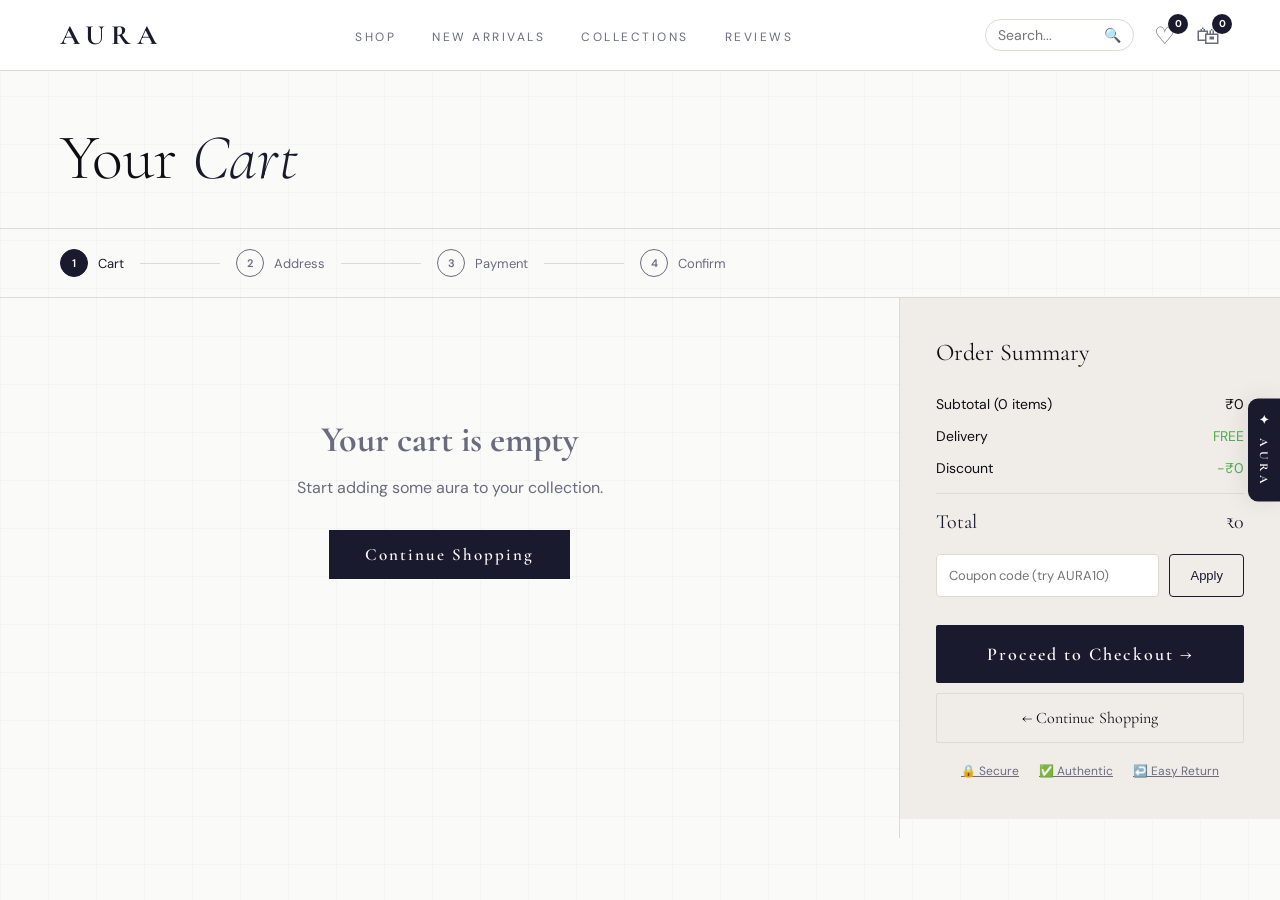
<file: cart.html>
﻿<!DOCTYPE html>
<html lang="en">

<head>
  <meta charset="UTF-8">
  <meta name="viewport" content="width=device-width, initial-scale=1.0">
  <title>AURA — Your Cart</title>
  <link
    href="https://fonts.googleapis.com/css2?family=Cormorant+Garamond:wght@300;400;600;700&family=DM+Sans:wght@300;400;500&display=swap"
    rel="stylesheet">
  <link rel="stylesheet" href="css/style.css">
  <link rel="stylesheet" href="css/cart.css">
  <link rel="icon" type="image/svg+xml" href="favicon.svg">
</head>

<body id="body">


  <!-- Hidden inputs for mood switching (pure CSS, no JS) -->
  <div class="mood-radios">
    <input type="radio" name="mood" id="mood-cloud" checked>
    <input type="radio" name="mood" id="mood-obsidian">
    <input type="radio" name="mood" id="mood-frosted">
    <input type="radio" name="mood" id="mood-liquid">
    <input type="radio" name="mood" id="mood-neon">  </div>
  <input type="checkbox" id="mood-panel-toggle">

  <!-- MOOD PANEL -->
  <div class="mood-toggle">
    <label class="mood-tab" for="mood-panel-toggle">✦ AURA</label>
  </div>
  <div class="mood-panel" id="moodPanel">
    <h3>✦ SET YOUR AURA</h3>
    <label class="mood-btn mood-btn-cloud" for="mood-cloud"><span class="mood-dot" style="background:#fff; border:1px solid #ccc;"></span>☁️ Cloud White</label>
    <label class="mood-btn mood-btn-obsidian" for="mood-obsidian"><span class="mood-dot" style="background:#000; border:1px solid #333;"></span>🌑 Obsidian Dark</label>
    <label class="mood-btn mood-btn-frosted" for="mood-frosted"><span class="mood-dot" style="background:#667eea"></span>🧊 Frosted Glass</label>
    <label class="mood-btn mood-btn-liquid" for="mood-liquid"><span class="mood-dot" style="background:#ff9a9e; border-radius:30% 70% 70% 30%/30% 30% 70% 70%;"></span>🔥 Ember Dusk</label>
    <label class="mood-btn mood-btn-neon" for="mood-neon"><span class="mood-dot" style="background:#00ffff; box-shadow:0 0 8px #00ffff;"></span>🔋 Cyber Neon</label>
  </div>

  <nav>
    <a href="index.html" class="logo">AURA</a>
    <ul class="nav-links">
      <li><a href="shop.html">Shop</a></li>
      <li><a href="new_arrivals.html">New Arrivals</a></li>
      <li><a href="collections.html">Collections</a></li>
      <li><a href="reviews.html">Reviews</a></li>
    </ul>
    <div class="nav-icons">
      <form action="shop.html" method="GET" style="display:inline-flex; align-items:center; background:var(--blur-bg, rgba(255,255,255,0.05)); border:1px solid var(--border, #333); border-radius:20px; padding:4px 12px; height: 32px;">
        <input type="search" name="q" placeholder="Search..." required style="background:transparent; border:none; color:var(--text, #fff); outline:none; font-family:inherit; font-size:14px; width:100px;">
        <button type="submit" style="background:transparent; border:none; cursor:pointer; color:var(--text, #fff); padding:0; margin-left:6px; font-size:14px;">🔍</button>
      </form>
      <a href="wishlist.html" style="position:relative;">♡<sup class="wishlist-count" id="wishlistCount">0</sup></a>
      <a href="cart.html">🛍<sup class="cart-count" id="cartCount">0</sup></a>
    </div>
  </nav>

  <div class="cart-hero">
    <h1>Your <em>Cart</em></h1>
  </div>

  <div class="steps">
    <div class="step active">
      <div class="step-num">1</div><span>Cart</span>
    </div>
    <div class="step-line"></div>
    <div class="step">
      <div class="step-num">2</div><span>Address</span>
    </div>
    <div class="step-line"></div>
    <div class="step">
      <div class="step-num">3</div><span>Payment</span>
    </div>
    <div class="step-line"></div>
    <div class="step">
      <div class="step-num">4</div><span>Confirm</span>
    </div>
  </div>

  <div class="cart-layout">
    <div class="cart-items" id="cartItems"></div>
    <div class="cart-summary">
      <div class="summary-title">Order Summary</div>
      <div class="summary-row"><span>Subtotal (<span id="itemCount">0</span> items)</span><span id="subtotal">₹0</span>
      </div>
      <div class="summary-row"><span>Delivery</span><span id="delivery" style="color:#4caf50">FREE</span></div>
      <div class="summary-row"><span>Discount</span><span id="discount" style="color:#4caf50">-₹0</span></div>
      <div class="summary-row total"><span>Total</span><span id="total">₹0</span></div>
      <div class="coupon-row">
        <input class="coupon-input" placeholder="Coupon code (try AURA10)" id="couponInput">
        <button class="coupon-btn">Apply</button>
      </div>
      <button class="checkout-btn">Proceed to Checkout →</button>
      <a href="shop.html" class="shop-more">← Continue Shopping</a>
      <div class="safe-row">
        <a href="terms_conditions.html#security" class="safe-badge">🔒 Secure</a>
        <a href="terms_conditions.html#authentic" class="safe-badge">✅ Authentic</a>
        <a href="terms_conditions.html#returns" class="safe-badge">↩️ Easy Return</a>
      </div>
    </div>
  </div>
  <script src="js/inventory.js"></script>
  <script src="js/main.js"></script>
  <script src="js/cart.js"></script>
</body>

</html>
</file>
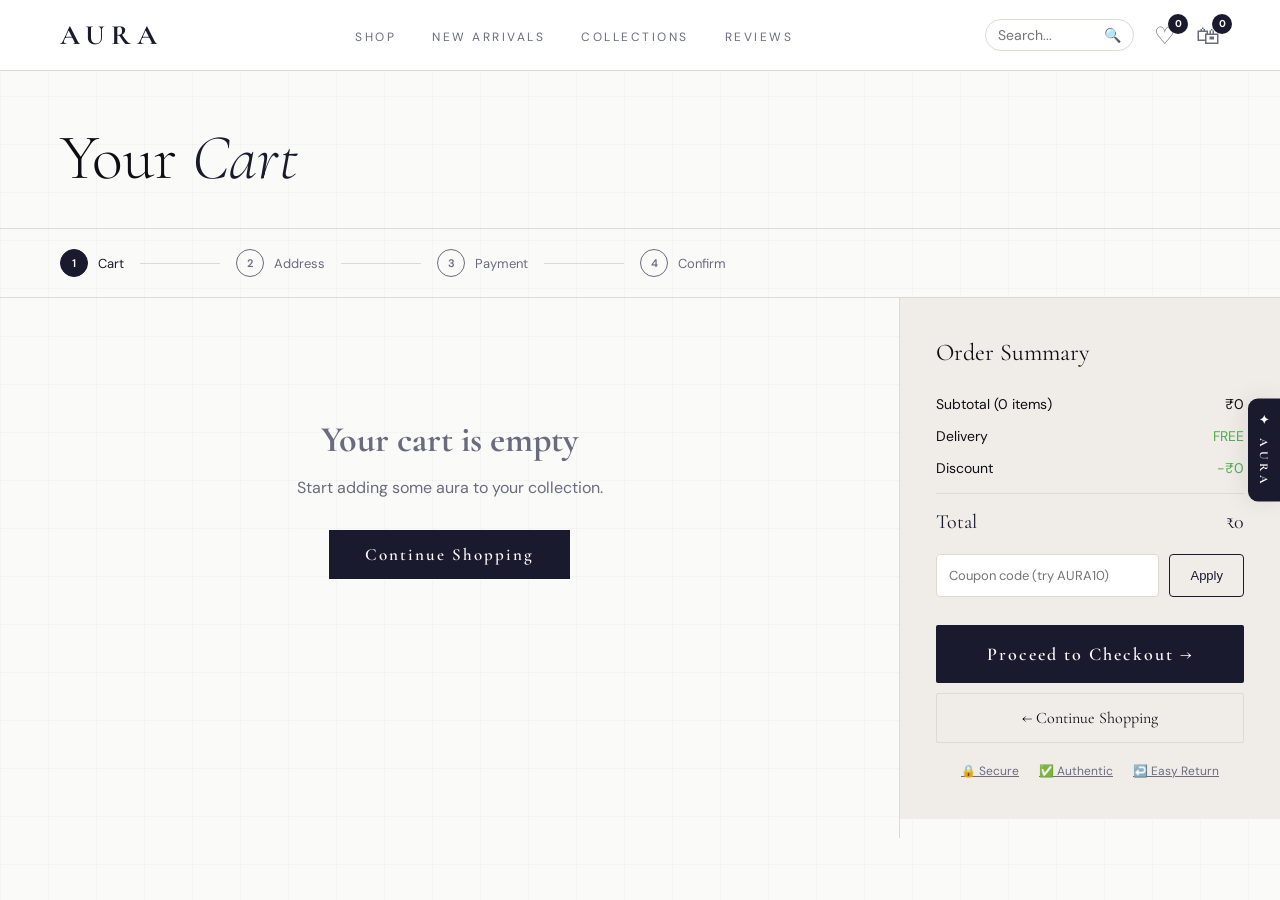
<file: checkout.html>
﻿<!DOCTYPE html>
<html lang="en">

<head>
  <meta charset="UTF-8">
  <meta name="viewport" content="width=device-width, initial-scale=1.0">
  <title>AURA — Checkout</title>
  <link
    href="https://fonts.googleapis.com/css2?family=Cormorant+Garamond:wght@300;400;600;700&family=DM+Sans:wght@300;400;500&display=swap"
    rel="stylesheet">
  <link rel="stylesheet" href="css/style.css">
  <link rel="stylesheet" href="css/checkout.css">
  <link rel="icon" type="image/svg+xml" href="favicon.svg">
</head>

<body id="body">

  <!-- Hidden inputs for mood switching (pure CSS, no JS) -->
  <div class="mood-radios">
    <input type="radio" name="mood" id="mood-cloud" checked>
    <input type="radio" name="mood" id="mood-obsidian">
    <input type="radio" name="mood" id="mood-frosted">
    <input type="radio" name="mood" id="mood-liquid">
    <input type="radio" name="mood" id="mood-neon">  </div>
  <input type="checkbox" id="mood-panel-toggle">

  <!-- MOOD PANEL -->
  <div class="mood-toggle">
    <label class="mood-tab" for="mood-panel-toggle">✦ AURA</label>
  </div>
  <div class="mood-panel" id="moodPanel">
    <h3>✦ SET YOUR AURA</h3>
    <label class="mood-btn mood-btn-cloud" for="mood-cloud"><span class="mood-dot" style="background:#fff; border:1px solid #ccc;"></span>☁️ Cloud White</label>
    <label class="mood-btn mood-btn-obsidian" for="mood-obsidian"><span class="mood-dot" style="background:#000; border:1px solid #333;"></span>🌑 Obsidian Dark</label>
    <label class="mood-btn mood-btn-frosted" for="mood-frosted"><span class="mood-dot" style="background:#667eea"></span>🧊 Frosted Glass</label>
    <label class="mood-btn mood-btn-liquid" for="mood-liquid"><span class="mood-dot" style="background:#ff9a9e; border-radius:30% 70% 70% 30%/30% 30% 70% 70%;"></span>🔥 Ember Dusk</label>
    <label class="mood-btn mood-btn-neon" for="mood-neon"><span class="mood-dot" style="background:#00ffff; box-shadow:0 0 8px #00ffff;"></span>🔋 Cyber Neon</label>
  </div>

  <nav>
    <a href="index.html" class="logo">AURA</a>
    <ul class="nav-links">
      <li><a href="shop.html">Shop</a></li>
      <li><a href="new_arrivals.html">New Arrivals</a></li>
      <li><a href="collections.html">Collections</a></li>
      <li><a href="reviews.html">Reviews</a></li>
    </ul>
    <div class="nav-icons">
      <form action="shop.html" method="GET" style="display:inline-flex; align-items:center; background:var(--blur-bg, rgba(255,255,255,0.05)); border:1px solid var(--border, #333); border-radius:20px; padding:4px 12px; height: 32px;">
        <input type="search" name="q" placeholder="Search..." required style="background:transparent; border:none; color:var(--text, #fff); outline:none; font-family:inherit; font-size:14px; width:100px;">
        <button type="submit" style="background:transparent; border:none; cursor:pointer; color:var(--text, #fff); padding:0; margin-left:6px; font-size:14px;">🔍</button>
      </form>
      <a href="wishlist.html" style="position:relative;">♡<sup class="wishlist-count" id="wishlistCount">0</sup></a>
      <a href="cart.html">🛍<sup class="cart-count" id="cartCount">0</sup></a>
    </div>
  </nav>

  <div class="checkout-hero">
    <h1>Complete Your <em>Order</em></h1>
  </div>

  <div class="steps">
    <div class="step completed">
      <div class="step-num">✓</div><span>Cart</span>
    </div>
    <div class="step-line active"></div>
    <div class="step active" id="step1-indicator">
      <div class="step-num">2</div><span>Shipping</span>
    </div>
    <div class="step-line" id="line2-indicator"></div>
    <div class="step" id="step2-indicator">
      <div class="step-num">3</div><span>Payment</span>
    </div>
    <div class="step-line" id="line3-indicator"></div>
    <div class="step" id="step3-indicator">
      <div class="step-num">4</div><span>Review</span>
    </div>
  </div>

  <div class="checkout-layout">
    <div class="checkout-forms">
      <!-- STEP 1: SHIPPING -->
      <div class="checkout-step active" id="step1">
        <h2 class="step-title">Shipping Address</h2>
        <div class="form-grid">
          <div class="form-group"><input type="text" class="checkout-input" placeholder="First Name" id="firstName"></div>
          <div class="form-group"><input type="text" class="checkout-input" placeholder="Last Name" id="lastName"></div>
          <div class="form-group full"><input type="text" class="checkout-input" placeholder="Address" id="address"></div>
          <div class="form-group"><input type="text" class="checkout-input" placeholder="City" id="city"></div>
          <div class="form-group"><input type="text" class="checkout-input" placeholder="State" id="state"></div>
          <div class="form-group"><input type="text" class="checkout-input" placeholder="Pincode" id="pincode"></div>
          <div class="form-group"><input type="tel" class="checkout-input" placeholder="Phone Number" id="phone"></div>
        </div>
        <button class="next-btn" id="toPayment">Continue to Payment →</button>
      </div>

      <!-- STEP 2: PAYMENT -->
      <div class="checkout-step" id="step2">
        <h2 class="step-title">Payment Method</h2>
        <div class="payment-options">
          <label class="pay-option">
            <input type="radio" name="payment" value="card" checked>
            <div class="pay-card">
              <span>💳 Credit/Debit Card</span>
            </div>
          </label>
          <label class="pay-option">
            <input type="radio" name="payment" value="upi">
            <div class="pay-card">
              <span>📱 UPI (GPay/PhonePe)</span>
            </div>
          </label>
          <label class="pay-option">
            <input type="radio" name="payment" value="cod">
            <div class="pay-card">
              <span>💵 Cash on Delivery</span>
            </div>
          </label>
        </div>
        
        <div id="card-details" class="card-details-form">
          <input type="text" class="checkout-input" placeholder="Card Number" style="margin-bottom:15px">
          <div class="form-grid">
             <input type="text" class="checkout-input" placeholder="MM/YY">
             <input type="password" class="checkout-input" placeholder="CVV">
          </div>
        </div>

        <div class="btn-row">
          <button class="back-btn" id="backToShipping">← Back</button>
          <button class="next-btn" id="toReview">Review Order →</button>
        </div>
      </div>

      <!-- STEP 3: REVIEW -->
      <div class="checkout-step" id="step3">
        <h2 class="step-title">Review & Confirm</h2>
        <div class="review-summary">
          <div class="review-block">
            <h4>Ship to:</h4>
            <p id="review-address">Loading...</p>
          </div>
          <div class="review-block">
            <h4>Payment:</h4>
            <p id="review-payment">Credit Card</p>
          </div>
        </div>
        <div class="btn-row">
          <button class="back-btn" id="backToPayment">← Back</button>
          <button class="next-btn confirm-btn" id="placeOrder">Place Order Now ✦</button>
        </div>
      </div>

      <!-- STEP 4: SUCCESS -->
      <div class="checkout-step" id="step-success" style="text-align:center; padding: 40px 0;">
        <div class="success-icon">✦</div>
        <h2 class="step-title">Order Placed!</h2>
        <p style="color:var(--text2); margin: 15px 0 30px;">Thank you for your order. We've sent a confirmation email to your inbox.</p>
        <p style="font-size: 14px; margin-bottom: 30px;">Order ID: <span id="orderId" style="color:var(--accent); font-weight:bold;">#AURA-98234</span></p>
        <a href="index.html" class="next-btn" style="text-decoration:none; display:inline-block;">Back to Home</a>
      </div>

    </div>

    <!-- SIDEBAR SUMMARY -->
    <div class="order-sidebar">
      <h3>Order Summary</h3>
      <div class="order-items-list" id="orderItems">
        <!-- Items will be injected here -->
      </div>
      <div class="summary-divider"></div>
      <div class="summary-row"><span>Subtotal</span><span id="subtotal">₹0</span></div>
      <div class="summary-row"><span>Delivery</span><span style="color:#4caf50">FREE</span></div>
      <div class="summary-row" id="discountRow" style="display:none;"><span>Discount</span><span style="color:#4caf50" id="discountVal">-₹0</span></div>
      <div class="summary-row total"><span>Total</span><span id="total">₹0</span></div>
    </div>
  </div>

  <script src="js/inventory.js"></script>
  <script src="js/main.js"></script>
  <script src="js/checkout.js"></script>
</body>

</html>
</file>
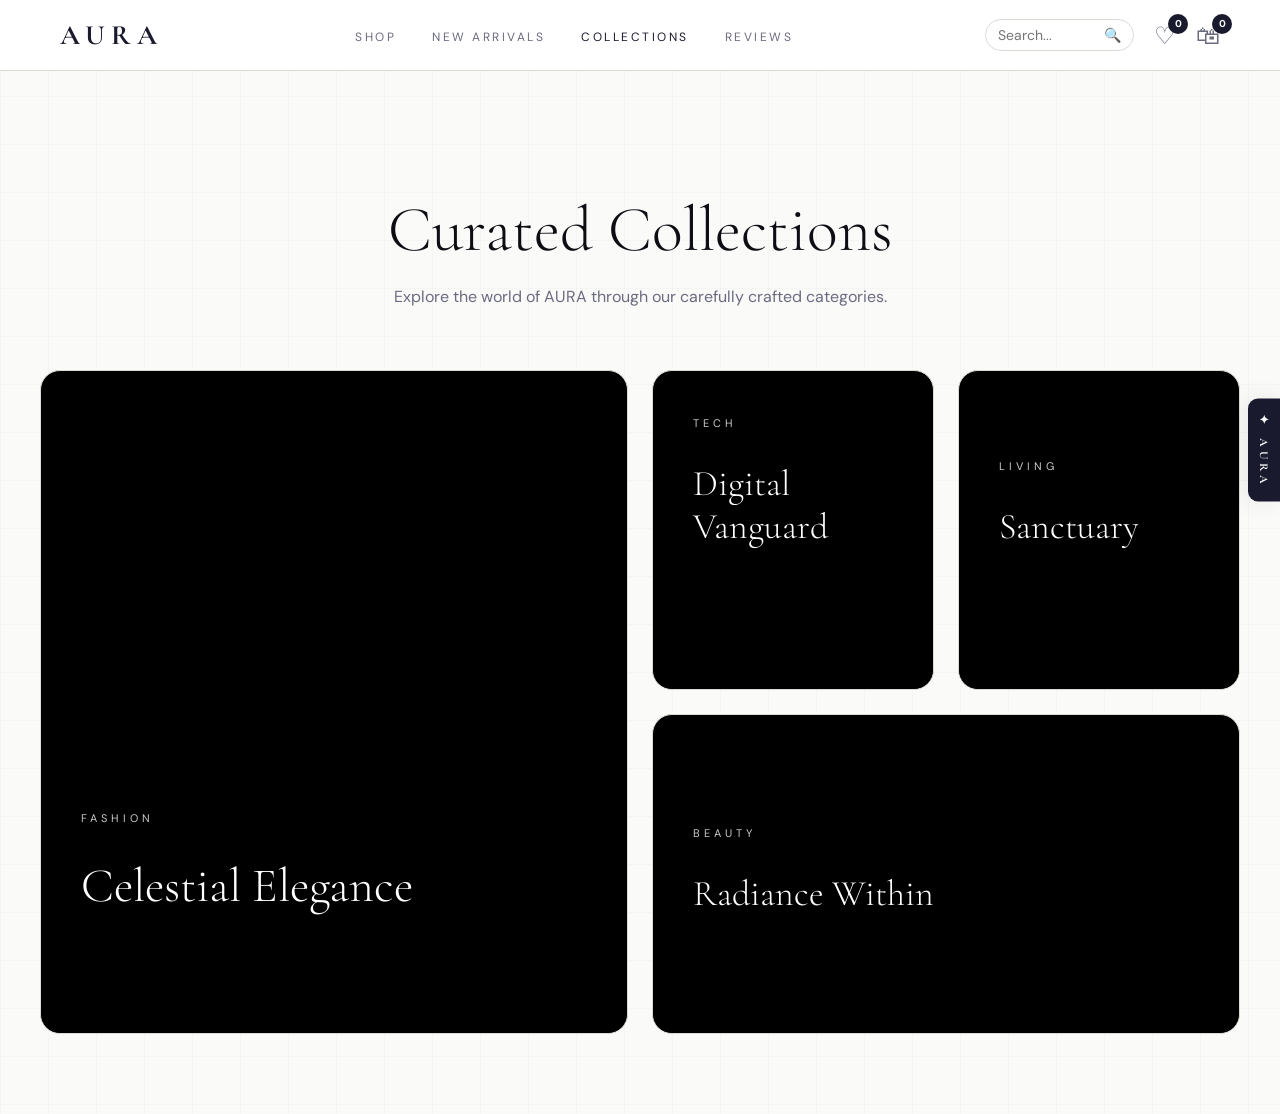
<file: collections.html>
<!DOCTYPE html>
<html lang="en">

<head>
  <meta charset="UTF-8">
  <meta name="viewport" content="width=device-width, initial-scale=1.0">
  <title>AURA — Collections</title>
  <link
    href="https://fonts.googleapis.com/css2?family=Cormorant+Garamond:wght@300;400;600;700&family=DM+Sans:wght@300;400;500&display=swap"
    rel="stylesheet">
  <link rel="stylesheet" href="css/style.css">
  <link rel="stylesheet" href="css/collections.css">
  <link rel="icon" type="image/svg+xml" href="favicon.svg">
</head>

<body id="body" class="no-scroll">

  <!-- Hidden inputs for mood switching (pure CSS, no JS) -->
  <div class="mood-radios">
    <input type="radio" name="mood" id="mood-cloud" checked>
    <input type="radio" name="mood" id="mood-obsidian">
    <input type="radio" name="mood" id="mood-frosted">
    <input type="radio" name="mood" id="mood-liquid">
    <input type="radio" name="mood" id="mood-neon">  </div>
  <input type="checkbox" id="mood-panel-toggle">

  <!-- MOOD PANEL -->
  <div class="mood-toggle">
    <label class="mood-tab" for="mood-panel-toggle">✦ AURA</label>
  </div>
  <div class="mood-panel" id="moodPanel">
    <h3>✦ SET YOUR AURA</h3>
    <label class="mood-btn mood-btn-cloud" for="mood-cloud"><span class="mood-dot"
        style="background:#fff; border:1px solid #ccc;"></span>☁️ Cloud White</label>
    <label class="mood-btn mood-btn-obsidian" for="mood-obsidian"><span class="mood-dot"
        style="background:#000; border:1px solid #333;"></span>🌑 Obsidian Dark</label>
    <label class="mood-btn mood-btn-frosted" for="mood-frosted"><span class="mood-dot"
        style="background:#667eea"></span>🧊 Frosted Glass</label>
    <label class="mood-btn mood-btn-liquid" for="mood-liquid"><span class="mood-dot"
        style="background:#ff9a9e; border-radius:30% 70% 70% 30%/30% 30% 70% 70%;"></span>🔥 Ember Dusk</label>
    <label class="mood-btn mood-btn-neon" for="mood-neon"><span class="mood-dot"
        style="background:#00ffff; box-shadow:0 0 8px #00ffff;"></span>🔋 Cyber Neon</label>
  </div>

  <nav>
    <a href="index.html" class="logo">AURA</a>
    <ul class="nav-links">
      <li><a href="shop.html">Shop</a></li>
      <li><a href="new_arrivals.html">New Arrivals</a></li>
      <li><a href="collections.html" style="color: var(--accent);">Collections</a></li>
      <li><a href="reviews.html">Reviews</a></li>
    </ul>
    <div class="nav-icons">
      <form action="shop.html" method="GET"
        style="display:inline-flex; align-items:center; background:var(--blur-bg, rgba(255,255,255,0.05)); border:1px solid var(--border, #333); border-radius:20px; padding:4px 12px; height: 32px;">
        <input type="search" name="q" placeholder="Search..." required
          style="background:transparent; border:none; color:var(--text, #fff); outline:none; font-family:inherit; font-size:14px; width:100px;">
        <button type="submit"
          style="background:transparent; border:none; cursor:pointer; color:var(--text, #fff); padding:0; margin-left:6px; font-size:14px;">🔍</button>
      </form>
      <a href="wishlist.html" style="position:relative;">♡<sup class="wishlist-count" id="wishlistCount">0</sup></a>
      <a href="cart.html">🛍<sup class="cart-count" id="cartCount">0</sup></a>
    </div>
  </nav>

  <!-- BENTO GRID -->
  <main class="bento-container">
    <div class="bento-header">
      <h1 class="bento-title">Curated Collections</h1>
      <p class="bento-subtitle">Explore the world of AURA through our carefully crafted categories.</p>
    </div>
    
    <div class="bento-grid">
      <!-- Fashion: 2 columns, 2 rows -->
      <a href="shop.html?category=Fashion" class="bento-card bento-hero">
        <div class="bg-image" style="background-image: url('https://images.unsplash.com/photo-1515886657613-9f3515b0c78f?w=1600&q=80')"></div>
        <div class="card-overlay"></div>
        <div class="card-content">
          <div class="card-tag">FASHION</div>
          <h2>Celestial Elegance</h2>
          <p>Drape yourself in flowing silhouettes and premium fabrics curated for your aura.</p>
          <span class="explore-link">Explore Fashion ✦</span>
        </div>
      </a>

      <!-- Tech: 1 column, 1 row -->
      <a href="shop.html?category=Electronics" class="bento-card bento-square">
        <div class="bg-image" style="background-image: url('https://images.unsplash.com/photo-1496181133206-80ce9b88a853?w=1600&q=80')"></div>
        <div class="card-overlay"></div>
        <div class="card-content">
          <div class="card-tag">TECH</div>
          <h2>Digital Vanguard</h2>
          <p>State of the art technology merged with stunning industrial design.</p>
          <span class="explore-link">Explore ✦</span>
        </div>
      </a>

      <!-- Living: 1 column, 1 row -->
      <a href="shop.html?category=Living" class="bento-card bento-square">
        <div class="bg-image" style="background-image: url('https://images.unsplash.com/photo-1505693314120-0d443867891c?w=1600&q=80')"></div>
        <div class="card-overlay"></div>
        <div class="card-content">
          <div class="card-tag">LIVING</div>
          <h2>Sanctuary</h2>
          <p>Minimalist, architectural pieces designed for absolute peace.</p>
          <span class="explore-link">Explore ✦</span>
        </div>
      </a>

      <!-- Beauty: 2 columns, 1 row -->
      <a href="shop.html?category=Beauty" class="bento-card bento-wide">
        <div class="bg-image" style="background-image: url('https://images.unsplash.com/photo-1596462502278-27bfdc403348?w=1600&q=80')"></div>
        <div class="card-overlay"></div>
        <div class="card-content">
          <div class="card-tag">BEAUTY</div>
          <h2>Radiance Within</h2>
          <p>Organic ingredients and advanced science for your confidence.</p>
          <span class="explore-link">Explore Beauty ✦</span>
        </div>
      </a>
    </div>
  </main>

  <script src="js/inventory.js"></script>
  <script src="js/main.js"></script>
</body>

</html>
</file>
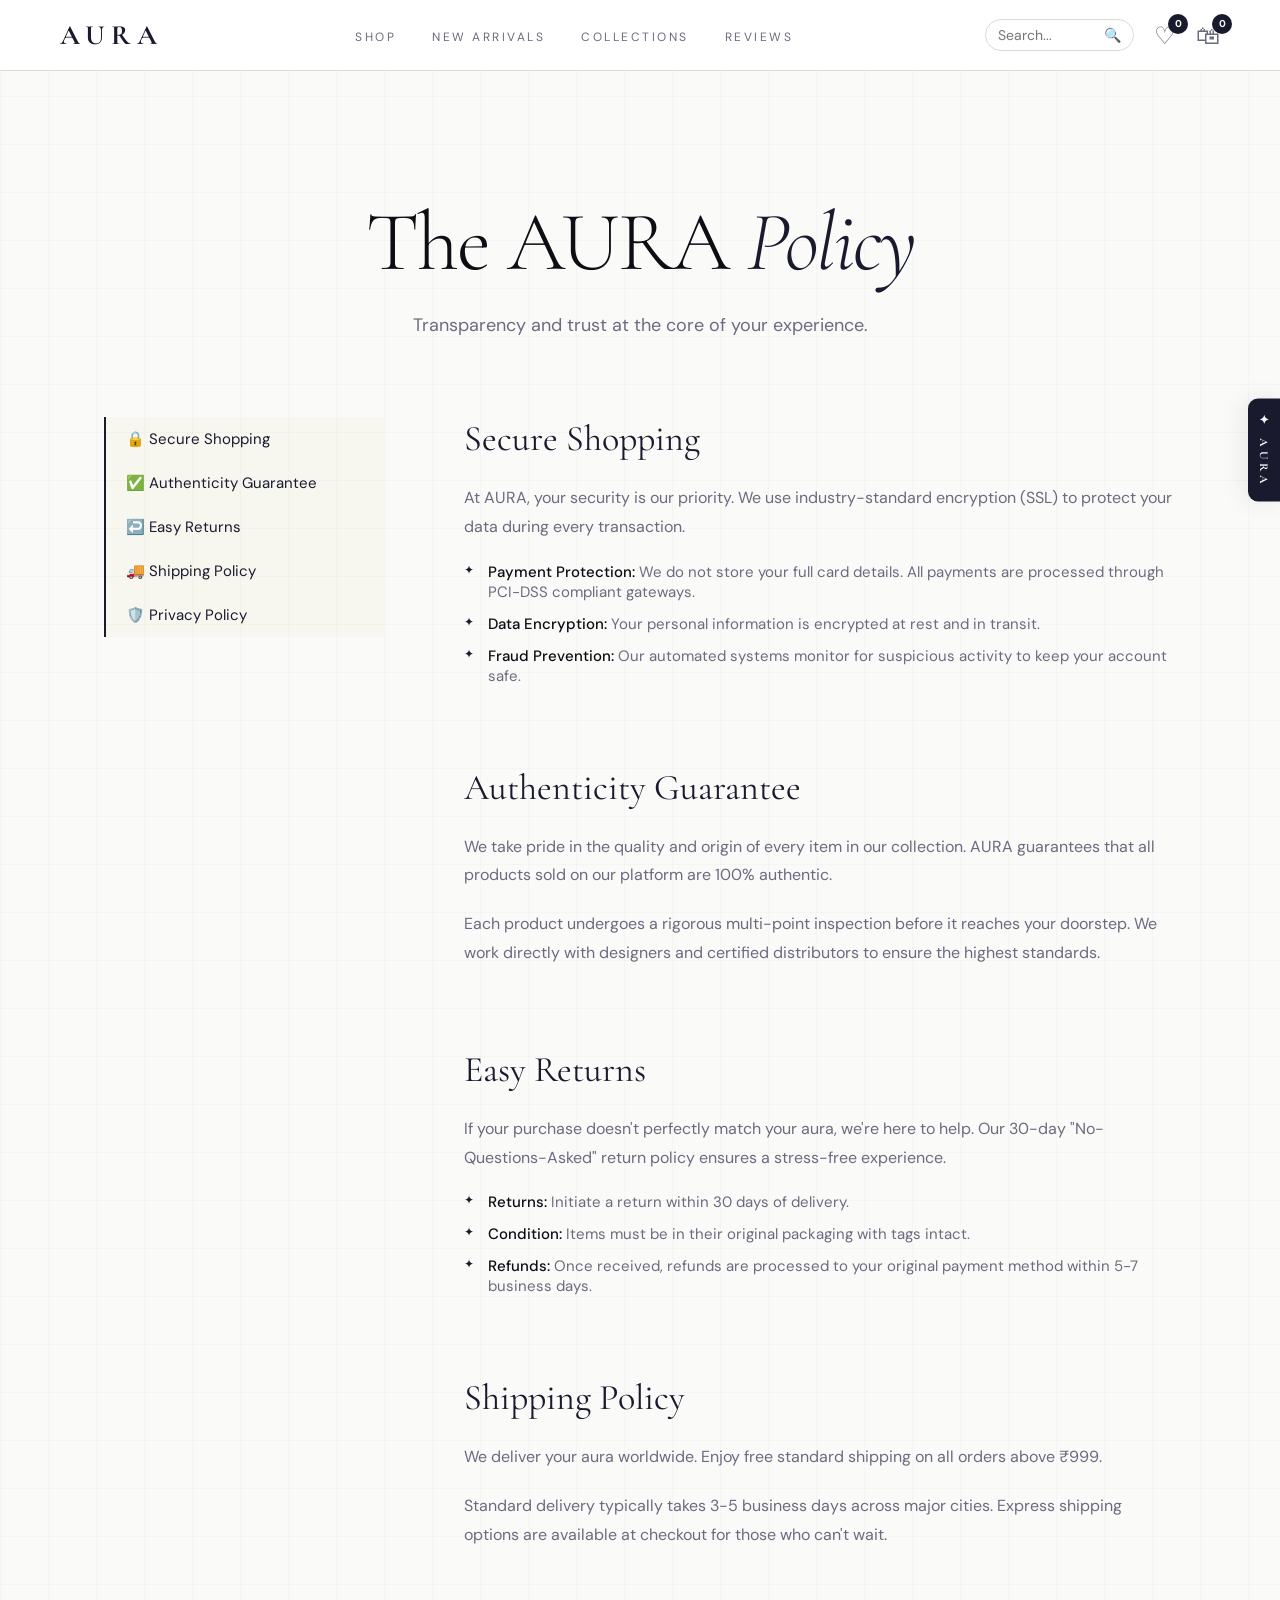
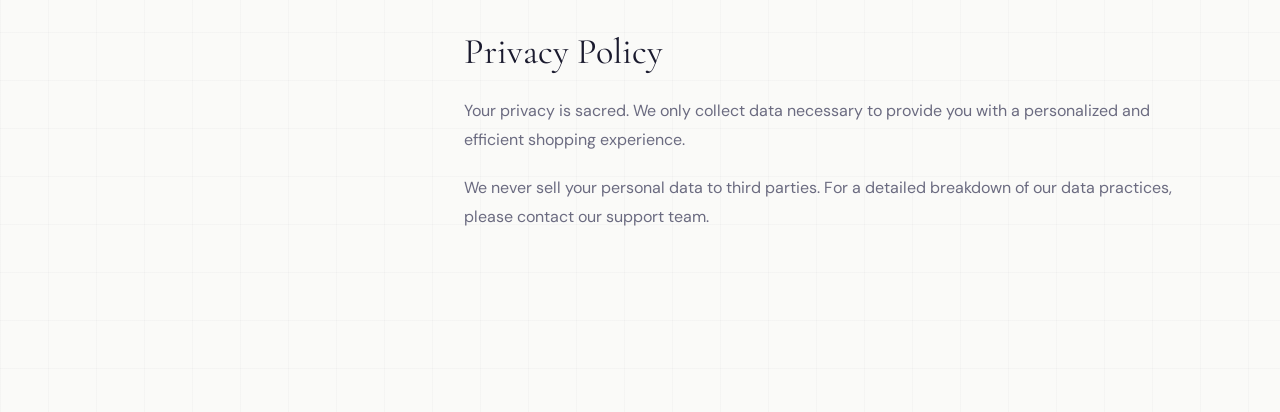
<file: terms_conditions.html>
﻿<!DOCTYPE html>
<html lang="en">

<head>
  <meta charset="UTF-8">
  <meta name="viewport" content="width=device-width, initial-scale=1.0">
  <title>AURA — Terms & Conditions</title>
  <link
    href="https://fonts.googleapis.com/css2?family=Cormorant+Garamond:wght@300;400;500;600;700&family=DM+Sans:wght@300;400;500&display=swap"
    rel="stylesheet">
  <link rel="stylesheet" href="css/style.css">
  <link rel="stylesheet" href="css/terms_conditions.css">
  <link rel="icon" type="image/svg+xml" href="favicon.svg">
</head>

<body id="body">

  <!-- Hidden inputs for mood switching (pure CSS, no JS) -->
  <div class="mood-radios">
    <input type="radio" name="mood" id="mood-cloud" checked>
    <input type="radio" name="mood" id="mood-obsidian">
    <input type="radio" name="mood" id="mood-frosted">
    <input type="radio" name="mood" id="mood-liquid">
    <input type="radio" name="mood" id="mood-neon">  </div>
  <input type="checkbox" id="mood-panel-toggle">

  <!-- MOOD PANEL -->
  <div class="mood-toggle">
    <label class="mood-tab" for="mood-panel-toggle">✦ AURA</label>
  </div>
  <div class="mood-panel" id="moodPanel">
    <h3>✦ SET YOUR AURA</h3>
    <label class="mood-btn mood-btn-cloud" for="mood-cloud"><span class="mood-dot" style="background:#fff; border:1px solid #ccc;"></span>☁️ Cloud White</label>
    <label class="mood-btn mood-btn-obsidian" for="mood-obsidian"><span class="mood-dot" style="background:#000; border:1px solid #333;"></span>🌑 Obsidian Dark</label>
    <label class="mood-btn mood-btn-frosted" for="mood-frosted"><span class="mood-dot" style="background:#667eea"></span>🧊 Frosted Glass</label>
    <label class="mood-btn mood-btn-liquid" for="mood-liquid"><span class="mood-dot" style="background:#ff9a9e; border-radius:30% 70% 70% 30%/30% 30% 70% 70%;"></span>🔥 Ember Dusk</label>
    <label class="mood-btn mood-btn-neon" for="mood-neon"><span class="mood-dot" style="background:#00ffff; box-shadow:0 0 8px #00ffff;"></span>🔋 Cyber Neon</label>
  </div>

  <nav>
    <a href="index.html" class="logo">AURA</a>
    <ul class="nav-links">
      <li><a href="shop.html">Shop</a></li>
      <li><a href="new_arrivals.html">New Arrivals</a></li>
      <li><a href="collections.html">Collections</a></li>
      <li><a href="reviews.html">Reviews</a></li>
    </ul>
    <div class="nav-icons">
      <form action="shop.html" method="GET" style="display:inline-flex; align-items:center; background:var(--blur-bg, rgba(255,255,255,0.05)); border:1px solid var(--border, #333); border-radius:20px; padding:4px 12px; height: 32px;">
        <input type="search" name="q" placeholder="Search..." required style="background:transparent; border:none; color:var(--text, #fff); outline:none; font-family:inherit; font-size:14px; width:100px;">
        <button type="submit" style="background:transparent; border:none; cursor:pointer; color:var(--text, #fff); padding:0; margin-left:6px; font-size:14px;">🔍</button>
      </form>
      <a href="wishlist.html" style="position:relative;">♡<sup class="wishlist-count" id="wishlistCount">0</sup></a>
      <a href="cart.html">🛍<sup class="cart-count" id="cartCount">0</sup></a>
    </div>
  </nav>

  <main class="legal-container">
    <header class="legal-hero">
      <h1>The AURA <em>Policy</em></h1>
      <p>Transparency and trust at the core of your experience.</p>
    </header>

    <div class="legal-layout">
      <aside class="legal-sidebar">
        <ul>
          <li><a href="#security">🔒 Secure Shopping</a></li>
          <li><a href="#authentic">✅ Authenticity Guarantee</a></li>
          <li><a href="#returns">↩️ Easy Returns</a></li>
          <li><a href="#shipping">🚚 Shipping Policy</a></li>
          <li><a href="#privacy">🛡️ Privacy Policy</a></li>
        </ul>
      </aside>

      <div class="legal-content">
        <section id="security">
          <h2>Secure Shopping</h2>
          <p>At AURA, your security is our priority. We use industry-standard encryption (SSL) to protect your data during every transaction.</p>
          <ul>
            <li><strong>Payment Protection:</strong> We do not store your full card details. All payments are processed through PCI-DSS compliant gateways.</li>
            <li><strong>Data Encryption:</strong> Your personal information is encrypted at rest and in transit.</li>
            <li><strong>Fraud Prevention:</strong> Our automated systems monitor for suspicious activity to keep your account safe.</li>
          </ul>
        </section>

        <section id="authentic">
          <h2>Authenticity Guarantee</h2>
          <p>We take pride in the quality and origin of every item in our collection. AURA guarantees that all products sold on our platform are 100% authentic.</p>
          <p>Each product undergoes a rigorous multi-point inspection before it reaches your doorstep. We work directly with designers and certified distributors to ensure the highest standards.</p>
        </section>

        <section id="returns">
          <h2>Easy Returns</h2>
          <p>If your purchase doesn't perfectly match your aura, we're here to help. Our 30-day "No-Questions-Asked" return policy ensures a stress-free experience.</p>
          <ul>
            <li><strong>Returns:</strong> Initiate a return within 30 days of delivery.</li>
            <li><strong>Condition:</strong> Items must be in their original packaging with tags intact.</li>
            <li><strong>Refunds:</strong> Once received, refunds are processed to your original payment method within 5-7 business days.</li>
          </ul>
        </section>

        <section id="shipping">
          <h2>Shipping Policy</h2>
          <p>We deliver your aura worldwide. Enjoy free standard shipping on all orders above ₹999.</p>
          <p>Standard delivery typically takes 3-5 business days across major cities. Express shipping options are available at checkout for those who can't wait.</p>
        </section>

        <section id="privacy">
          <h2>Privacy Policy</h2>
          <p>Your privacy is sacred. We only collect data necessary to provide you with a personalized and efficient shopping experience.</p>
          <p>We never sell your personal data to third parties. For a detailed breakdown of our data practices, please contact our support team.</p>
        </section>
      </div>
    </div>
  </main>

  <script src="js/inventory.js"></script>
  <script src="js/main.js"></script>
  <script src="js/terms_conditions.js"></script>
</body>

</html>
</file>
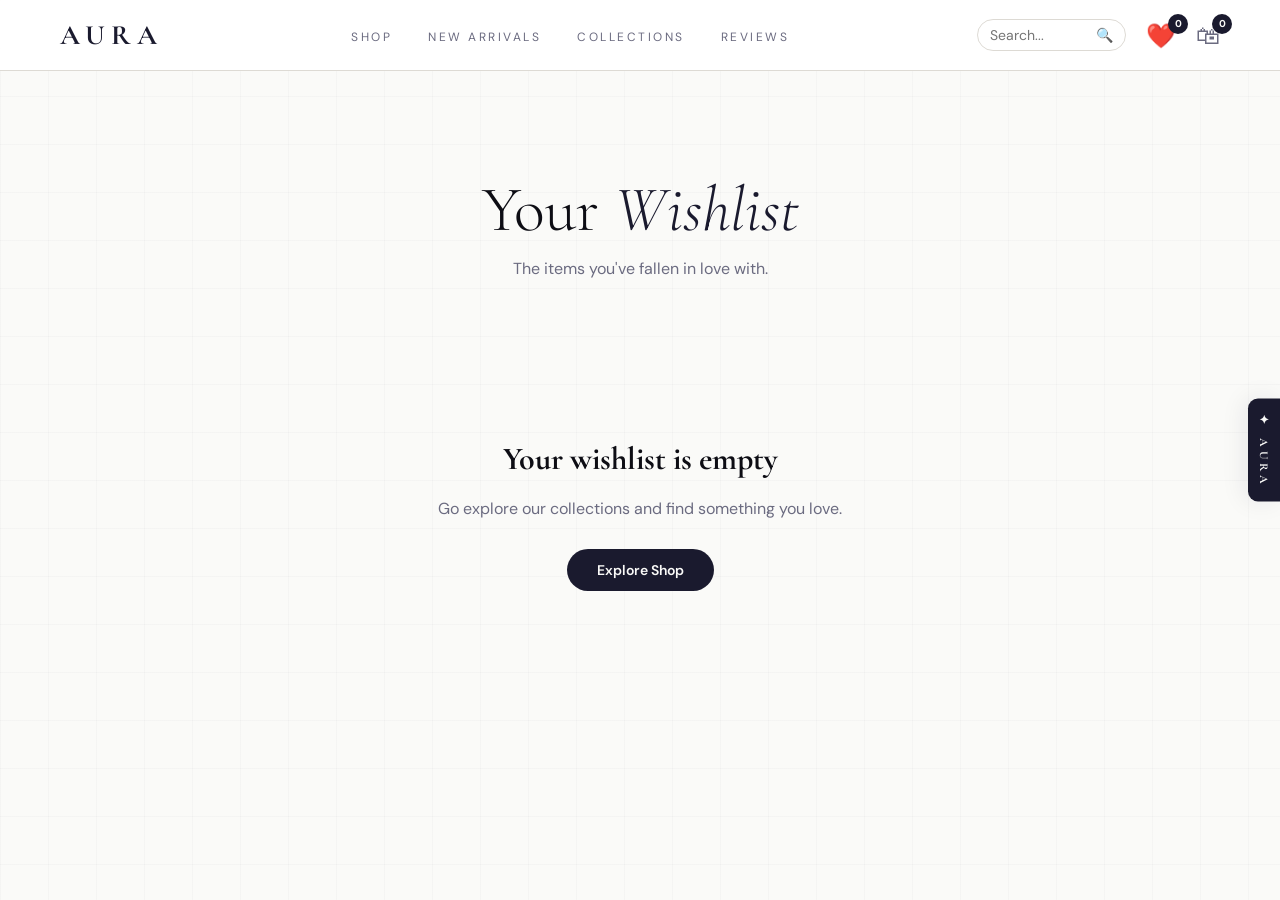
<file: wishlist.html>
﻿<!DOCTYPE html>
<html lang="en">

<head>
  <meta charset="UTF-8">
  <meta name="viewport" content="width=device-width, initial-scale=1.0">
  <title>AURA — Your Wishlist</title>
  <link
    href="https://fonts.googleapis.com/css2?family=Cormorant+Garamond:wght@300;400;600;700&family=DM+Sans:wght@300;400;500&display=swap"
    rel="stylesheet">
  <link rel="stylesheet" href="css/style.css">
  <link rel="stylesheet" href="css/shop.css"> <!-- Reusing shop grid styles -->
  <link rel="icon" type="image/svg+xml" href="favicon.svg">
  <style>
    .wishlist-hero { text-align: center; padding: 100px 5% 60px; }
    .wishlist-hero h1 { font-family: 'Cormorant Garamond', serif; font-size: 64px; font-weight: 300; }
    .wishlist-hero h1 em { color: var(--accent); font-style: italic; }
    .empty-wishlist { text-align: center; padding: 100px 20px; }
    .empty-wishlist h2 { font-family: 'Cormorant Garamond', serif; font-size: 32px; margin-bottom: 20px; }
    .btn-shop { 
      display: inline-block; padding: 12px 30px; 
      background: var(--accent); color: var(--bg); 
      text-decoration: none; border-radius: 100px; 
      font-size: 14px; font-weight: 600; transition: all 0.3s;
    }
    .btn-shop:hover { transform: translateY(-3px); box-shadow: 0 10px 20px var(--glow); }
  </style>
</head>

<body id="body">

  <!-- Hidden inputs for mood switching (pure CSS, no JS) -->
  <div class="mood-radios">
    <input type="radio" name="mood" id="mood-cloud" checked>
    <input type="radio" name="mood" id="mood-obsidian">
    <input type="radio" name="mood" id="mood-frosted">
    <input type="radio" name="mood" id="mood-liquid">
    <input type="radio" name="mood" id="mood-neon">  </div>
  <input type="checkbox" id="mood-panel-toggle">

  <!-- MOOD PANEL -->
  <div class="mood-toggle">
    <label class="mood-tab" for="mood-panel-toggle">✦ AURA</label>
  </div>
  <div class="mood-panel" id="moodPanel">
    <h3>✦ SET YOUR AURA</h3>
    <label class="mood-btn mood-btn-cloud" for="mood-cloud"><span class="mood-dot" style="background:#fff; border:1px solid #ccc;"></span>☁️ Cloud White</label>
    <label class="mood-btn mood-btn-obsidian" for="mood-obsidian"><span class="mood-dot" style="background:#000; border:1px solid #333;"></span>🌑 Obsidian Dark</label>
    <label class="mood-btn mood-btn-frosted" for="mood-frosted"><span class="mood-dot" style="background:#667eea"></span>🧊 Frosted Glass</label>
    <label class="mood-btn mood-btn-liquid" for="mood-liquid"><span class="mood-dot" style="background:#ff9a9e; border-radius:30% 70% 70% 30%/30% 30% 70% 70%;"></span>🔥 Ember Dusk</label>
    <label class="mood-btn mood-btn-neon" for="mood-neon"><span class="mood-dot" style="background:#00ffff; box-shadow:0 0 8px #00ffff;"></span>🔋 Cyber Neon</label>
  </div>

  <nav>
    <a href="index.html" class="logo">AURA</a>
    <ul class="nav-links">
      <li><a href="shop.html">Shop</a></li>
      <li><a href="new_arrivals.html">New Arrivals</a></li>
      <li><a href="collections.html">Collections</a></li>
      <li><a href="reviews.html">Reviews</a></li>
    </ul>
    <div class="nav-icons">
      <form action="shop.html" method="GET" style="display:inline-flex; align-items:center; background:var(--blur-bg, rgba(255,255,255,0.05)); border:1px solid var(--border, #333); border-radius:20px; padding:4px 12px; height: 32px;">
        <input type="search" name="q" placeholder="Search..." required style="background:transparent; border:none; color:var(--text, #fff); outline:none; font-family:inherit; font-size:14px; width:100px;">
        <button type="submit" style="background:transparent; border:none; cursor:pointer; color:var(--text, #fff); padding:0; margin-left:6px; font-size:14px;">🔍</button>
      </form>
      <a href="wishlist.html" style="color:var(--accent); position:relative;">❤️<sup class="wishlist-count" id="wishlistCount">0</sup></a>
      <a href="cart.html">🛍<sup class="cart-count" id="cartCount">0</sup></a>
    </div>
  </nav>

  <header class="wishlist-hero">
    <h1>Your <em>Wishlist</em></h1>
    <p style="color:var(--text2); margin-top:10px;">The items you've fallen in love with.</p>
  </header>

  <main class="container">
    <div id="wishlistGrid" class="products-grid" style="grid-template-columns: repeat(auto-fill, minmax(280px, 1fr)); gap: 40px; padding: 0 5% 100px;">
      <!-- Wishlist items will be rendered here -->
    </div>
  </main>

  <script src="js/inventory.js"></script>
  <script src="js/main.js"></script>
  <script src="js/wishlist.js"></script>
</body>

</html>
</file>
<file: css/style.css>
/* =============================================
   AURA — Shared Styles (style.css)
   Used by: index, shop, product, cart, reviews
   ============================================= */

/* =============================================
   GOOGLE FONTS
   ============================================= */
@import url('https://fonts.googleapis.com/css2?family=Cormorant+Garamond:ital,wght@0,300;0,400;0,600;0,700;1,300;1,400&family=DM+Sans:wght@300;400;500&family=Space+Grotesk:wght@300;400;500;600&display=swap');

/* =============================================
   DEFAULT THEME — AURA MIDNIGHT GOLD
   ============================================= */
:root {
  --bg: #0a0a0f;
  --bg2: #12121a;
  --accent: #c9a84c;
  --accent2: #e8c97a;
  --text: #f0ece0;
  --text2: #a09880;
  --card: #1a1a24;
  --border: #2a2a3a;
  --glow: rgba(201, 168, 76, 0.3);
  --blur-bg: rgba(26, 26, 36, 0.75);
  --transition: 0.8s cubic-bezier(0.4, 0, 0.2, 1);
  --noise: none;
  --overlay: none;
  --font-body: 'DM Sans', sans-serif;
  --font-head: 'Cormorant Garamond', serif;
}

/* =============================================
   MOOD RADIO HIDDEN
   ============================================= */
.mood-radios { position: absolute; top: -9999px; left: -9999px; }
#mood-panel-toggle { position: absolute; top: -9999px; left: -9999px; }

/* =============================================
   MOOD 1 — ☁️ CLOUD WHITE
   Crisp editorial magazine feel. Sharp. Clean. 
   Luxury paper texture, subtle grid, ink-blue accents.
   ============================================= */
body:has(#mood-cloud:checked) {
  --bg: #fafaf8;
  --bg2: #f0ede8;
  --accent: #1a1a2e;
  --accent2: #4a4a6a;
  --text: #0d0d14;
  --text2: #6b6b80;
  --card: #ffffff;
  --border: #dddad4;
  --glow: rgba(26, 26, 46, 0.08);
  --blur-bg: rgba(255, 255, 255, 0.92);
}
body:has(#mood-cloud:checked) {
  background-color: #fafaf8;
  background-image:
    linear-gradient(rgba(26,26,46,0.025) 1px, transparent 1px),
    linear-gradient(90deg, rgba(26,26,46,0.025) 1px, transparent 1px);
  background-size: 48px 48px;
}

/* =============================================
   MOOD 2 — 🌑 OBSIDIAN VOID
   Deep space. Stars. Floating particles.
   Pure black with iridescent star-dust shimmer.
   ============================================= */
body:has(#mood-obsidian:checked) {
  --bg: #000000;
  --bg2: #06060f;
  --accent: #a78bfa;
  --accent2: #ddd6fe;
  --text: #e8e4f4;
  --text2: #6b6690;
  --card: #0c0c18;
  --border: #1e1b30;
  --glow: rgba(167, 139, 250, 0.25);
  --blur-bg: rgba(6, 6, 15, 0.82);
}
body:has(#mood-obsidian:checked) {
  background-color: #000000;
  background-image: radial-gradient(ellipse at 20% 20%, rgba(167,139,250,0.06) 0%, transparent 50%),
                    radial-gradient(ellipse at 80% 80%, rgba(109,40,217,0.06) 0%, transparent 50%);
}
body:has(#mood-obsidian:checked) h1,
body:has(#mood-obsidian:checked) h2,
body:has(#mood-obsidian:checked) .logo {
  background: linear-gradient(135deg, #a78bfa, #ddd6fe, #c4b5fd);
  -webkit-background-clip: text;
  -webkit-text-fill-color: transparent;
  background-clip: text;
}
body:has(#mood-obsidian:checked) .product-card {
  border: 1px solid #1e1b30;
  box-shadow: 0 0 0 1px rgba(167,139,250,0.05), inset 0 1px 0 rgba(167,139,250,0.05);
}
body:has(#mood-obsidian:checked) .product-card:hover {
  border-color: rgba(167,139,250,0.4);
  box-shadow: 0 20px 60px rgba(167,139,250,0.12), 0 0 0 1px rgba(167,139,250,0.2);
}

/* =============================================
   MOOD 3 — 🧊 ARCTIC AURORA
   Northern lights. Shimmering blue-green. 
   Real animated aurora gradients. Ice glass cards.
   ============================================= */
@keyframes auroraShift {
  0%   { background-position: 0% 50%; }
  33%  { background-position: 100% 0%; }
  66%  { background-position: 50% 100%; }
  100% { background-position: 0% 50%; }
}
body:has(#mood-frosted:checked) {
  --bg: #020f1a;
  --bg2: #041525;
  --accent: #00e5b0;
  --accent2: #5eead4;
  --text: #e0faff;
  --text2: rgba(160, 220, 230, 0.75);
  --card: rgba(0, 20, 40, 0.55);
  --border: rgba(0, 229, 176, 0.2);
  --glow: rgba(0, 229, 176, 0.3);
  --blur-bg: rgba(2, 15, 30, 0.75);
}
body:has(#mood-frosted:checked) {
  background: linear-gradient(125deg,
    #020f1a 0%,
    #041a30 15%,
    #012a20 30%,
    #041525 45%,
    #020c25 60%,
    #051a35 75%,
    #020f1a 100%
  );
  background-size: 400% 400%;
  animation: auroraShift 18s ease infinite;
}
body:has(#mood-frosted:checked)::before {
  content: '';
  position: fixed;
  inset: 0;
  background:
    radial-gradient(ellipse 80% 40% at 20% 40%, rgba(0,229,176,0.12) 0%, transparent 60%),
    radial-gradient(ellipse 60% 30% at 80% 60%, rgba(56,189,248,0.1) 0%, transparent 60%),
    radial-gradient(ellipse 40% 50% at 50% 20%, rgba(99,102,241,0.08) 0%, transparent 60%);
  pointer-events: none;
  z-index: 0;
  animation: auroraShift 12s ease infinite reverse;
}
body:has(#mood-frosted:checked) .product-card,
body:has(#mood-frosted:checked) nav,
body:has(#mood-frosted:checked) .mood-panel {
  background: rgba(0, 20, 40, 0.45) !important;
  backdrop-filter: blur(20px) saturate(1.5);
  -webkit-backdrop-filter: blur(20px) saturate(1.5);
  border: 1px solid rgba(0, 229, 176, 0.15) !important;
}
body:has(#mood-frosted:checked) .product-card:hover {
  border-color: rgba(0,229,176,0.4) !important;
  box-shadow: 0 0 40px rgba(0,229,176,0.1), 0 20px 60px rgba(0,0,0,0.4) !important;
}

/* =============================================
   MOOD 4 — 🔥 EMBER DUSK
   Sunset meets luxury. Warm amber, deep crimson.
   Gradient sky with golden shimmer on cards.
   ============================================= */
@keyframes emberPulse {
  0%, 100% { opacity: 0.6; transform: scale(1); }
  50%       { opacity: 1;   transform: scale(1.05); }
}
body:has(#mood-liquid:checked) {
  --bg: #0f0500;
  --bg2: #1a0a00;
  --accent: #f97316;
  --accent2: #fbbf24;
  --text: #fff1e6;
  --text2: #a87060;
  --card: #1c0d05;
  --border: rgba(249, 115, 22, 0.25);
  --glow: rgba(249, 115, 22, 0.35);
  --blur-bg: rgba(15, 5, 0, 0.8);
}
body:has(#mood-liquid:checked) {
  background-color: #0f0500;
  background-image:
    radial-gradient(ellipse 100% 50% at 50% 0%, rgba(251,191,36,0.12) 0%, transparent 60%),
    radial-gradient(ellipse 80% 60% at 20% 100%, rgba(249,115,22,0.1) 0%, transparent 60%),
    radial-gradient(ellipse 60% 40% at 80% 80%, rgba(220,38,38,0.08) 0%, transparent 60%);
}
body:has(#mood-liquid:checked) h1,
body:has(#mood-liquid:checked) h2,
body:has(#mood-liquid:checked) .logo {
  background: linear-gradient(135deg, #fbbf24 0%, #f97316 50%, #ef4444 100%);
  -webkit-background-clip: text;
  -webkit-text-fill-color: transparent;
  background-clip: text;
}
body:has(#mood-liquid:checked) .product-card {
  background: linear-gradient(145deg, #1c0d05, #120800) !important;
  border: 1px solid rgba(249,115,22,0.15);
}
body:has(#mood-liquid:checked) .product-card:hover {
  border-color: rgba(249,115,22,0.5) !important;
  box-shadow: 0 20px 50px rgba(249,115,22,0.15), 0 0 0 1px rgba(249,115,22,0.2) !important;
}

/* =============================================
   MOOD 5 — ⚡ CYBER NEON
   Classic cyberpunk. Cyan + magenta. Electric glows.
   ============================================= */
body:has(#mood-neon:checked) {
  --bg: #020014;
  --bg2: #050024;
  --accent: #00ffff;
  --accent2: #ff00ff;
  --text: #e0eaff;
  --text2: #5070a0;
  --card: #0a0520;
  --border: #00ffff;
  --glow: rgba(0, 255, 255, 0.5);
  --blur-bg: rgba(2, 0, 20, 0.8);
}
body:has(#mood-neon:checked) .btn-primary,
body:has(#mood-neon:checked) .btn-cart,
body:has(#mood-neon:checked) .mood-tab {
  box-shadow: 0 0 15px var(--accent), inset 0 0 10px var(--accent) !important;
  text-shadow: 0 0 5px var(--accent);
  border: 1px solid var(--accent) !important;
  background: rgba(0, 255, 255, 0.1) !important;
  color: var(--accent) !important;
}
body:has(#mood-neon:checked) h1,
body:has(#mood-neon:checked) h2,
body:has(#mood-neon:checked) h3,
body:has(#mood-neon:checked) .logo {
  text-shadow: 0 0 10px var(--accent), 0 0 20px var(--accent2) !important;
}
body:has(#mood-neon:checked) .product-card {
  border: 1px solid var(--border);
  box-shadow: 0 0 10px var(--glow);
}
body:has(#mood-neon:checked) .product-card:hover {
  box-shadow: 0 0 25px var(--accent) !important;
  border-color: var(--accent);
}





/* =============================================
   RESET & BASE
   ============================================= */
* { margin: 0; padding: 0; box-sizing: border-box; }

body {
  background: var(--bg);
  color: var(--text);
  font-family: var(--font-body, 'DM Sans', sans-serif);
  transition: background var(--transition), color var(--transition);
  overflow-x: hidden;
  min-height: 100vh;
}

/* Stack order for pseudo elements used as bg overlays */
body > * { position: relative; z-index: 1; }

/* =============================================
   CUSTOM CURSOR
   ============================================= */
.cursor {
  position: fixed; width: 10px; height: 10px;
  background: var(--accent); border-radius: 50%;
  pointer-events: none; z-index: 9999;
  transition: transform 0.1s, background 0.5s, width 0.2s, height 0.2s;
  mix-blend-mode: difference;
}
.cursor-trail {
  position: fixed; width: 28px; height: 28px;
  border: 1.5px solid var(--accent); border-radius: 50%;
  pointer-events: none; z-index: 9998;
  transition: all 0.18s, border-color 0.5s; opacity: 0.45;
}

/* =============================================
   MOOD PANEL (side tab)
   ============================================= */
.mood-toggle {
  position: fixed; right: 0; top: 50%; transform: translateY(-50%);
  z-index: 1000; display: flex; flex-direction: column; align-items: flex-end;
}
.mood-tab {
  background: var(--accent); color: var(--bg);
  writing-mode: vertical-rl; padding: 14px 9px;
  font-family: 'Cormorant Garamond', serif;
  font-size: 12px; font-weight: 700; letter-spacing: 4px;
  cursor: pointer; border-radius: 10px 0 0 10px;
  transition: all 0.3s; box-shadow: -4px 0 24px var(--glow);
  user-select: none;
}
.mood-tab:hover { padding-right: 14px; }
.mood-panel {
  position: fixed; right: -280px; top: 50%; transform: translateY(-50%);
  width: 280px; background: var(--blur-bg); border: 1px solid var(--border);
  border-radius: 20px 0 0 20px; padding: 32px 24px;
  transition: right 0.5s cubic-bezier(0.4, 0, 0.2, 1); z-index: 999;
  backdrop-filter: blur(24px);
}
body:has(#mood-panel-toggle:checked) .mood-panel { right: 0; }

body:has(#mood-cloud:checked) .mood-btn-cloud,
body:has(#mood-obsidian:checked) .mood-btn-obsidian,
body:has(#mood-frosted:checked) .mood-btn-frosted,
body:has(#mood-liquid:checked) .mood-btn-liquid,
body:has(#mood-neon:checked) .mood-btn-neon,
body:has(#mood-sepia:checked) .mood-btn-sepia,
body:has(#mood-holo:checked) .mood-btn-holo {
  border-color: var(--accent) !important;
  background: var(--glow) !important;
  color: var(--accent) !important;
  transform: translateX(4px);
}
.mood-panel h3 {
  font-family: 'Cormorant Garamond', serif;
  font-size: 18px; color: var(--accent);
  margin-bottom: 20px; letter-spacing: 3px;
  text-transform: uppercase;
}
.mood-btn {
  width: 100%; padding: 11px 16px; margin-bottom: 9px;
  background: transparent; border: 1px solid var(--border);
  border-radius: 12px; color: var(--text); font-family: inherit;
  font-size: 13px; cursor: pointer; text-align: left;
  transition: all 0.25s; display: flex; align-items: center; gap: 12px;
  letter-spacing: 0.3px;
}
.mood-btn:hover { border-color: var(--accent); background: var(--glow); color: var(--accent); }
.mood-dot { width: 14px; height: 14px; border-radius: 50%; flex-shrink: 0; }

/* =============================================
   NAV
   ============================================= */
nav {
  position: sticky; top: 0; width: 100%;
  padding: 18px 60px; display: flex; justify-content: space-between; align-items: center;
  z-index: 500; background: var(--blur-bg); border-bottom: 1px solid var(--border);
  transition: background var(--transition); backdrop-filter: blur(20px);
}
.logo {
  font-family: 'Cormorant Garamond', serif;
  font-size: 28px; font-weight: 700; letter-spacing: 6px;
  color: var(--accent); text-decoration: none;
  transition: color 0.3s;
}
.nav-links { display: flex; gap: 36px; list-style: none; }
.nav-links a { color: var(--text2); text-decoration: none; font-size: 12px; letter-spacing: 2.5px; text-transform: uppercase; transition: color 0.3s; }
.nav-links a:hover { color: var(--accent); }
.nav-icons { display: flex; gap: 20px; align-items: center; }
.nav-icons a { position: relative; color: var(--text2); text-decoration: none; font-size: 24px; transition: color 0.3s; display: inline-flex; align-items: center; }
.nav-icons a:hover { color: var(--accent); }
.cart-count, .wishlist-count {
  position: absolute; top: -6px; right: -12px;
  background: var(--accent); color: var(--bg);
  width: 20px; height: 20px; border-radius: 50%; font-size: 10px;
  display: inline-flex; align-items: center; justify-content: center;
  font-weight: 700; font-family: 'DM Sans', sans-serif;
}

/* =============================================
   SCROLL REVEAL
   ============================================= */
.reveal-hidden {
  opacity: 0;
  transform: translateY(28px);
  transition: all 0.85s cubic-bezier(0.19, 1, 0.22, 1);
}
.reveal-active {
  opacity: 1;
  transform: translateY(0);
}
</file>
<file: css/cart.css>
/* ======================
   cart.css — Cart Page
   ====================== */

.cart-hero {
    padding: 48px 60px 32px;
    border-bottom: 1px solid var(--border);
}

.cart-hero h1 {
    font-family: 'Cormorant Garamond', serif;
    font-size: clamp(40px, 6vw, 64px);
    font-weight: 300;
}

.cart-hero h1 em {
    color: var(--accent);
    font-style: italic;
}

/* CHECKOUT STEPS BAR */
.steps {
    display: flex;
    align-items: center;
    padding: 20px 60px;
    border-bottom: 1px solid var(--border);
}

.step {
    display: flex;
    align-items: center;
    gap: 10px;
    font-size: 13px;
    color: var(--text2);
}

.step.active {
    color: var(--accent);
}

.step-num {
    width: 28px;
    height: 28px;
    border-radius: 50%;
    border: 1px solid currentColor;
    display: flex;
    align-items: center;
    justify-content: center;
    font-size: 11px;
    font-weight: 600;
}

.step.active .step-num {
    background: var(--accent);
    color: var(--bg);
    border-color: var(--accent);
}

.step-line {
    flex: 1;
    height: 1px;
    background: var(--border);
    margin: 0 16px;
    max-width: 80px;
}

/* CART LAYOUT: items + summary */
.cart-layout {
    display: grid;
    grid-template-columns: 1fr 380px;
    min-height: 60vh;
}

/* CART ITEMS */
.cart-items {
    padding: 40px 60px;
    border-right: 1px solid var(--border);
}

.cart-item {
    display: grid;
    grid-template-columns: 140px 1fr auto;
    gap: 30px;
    padding: 30px 0;
    border-bottom: 1px solid var(--border);
    animation: slideIn 0.5s cubic-bezier(0.19, 1, 0.22, 1) forwards;
}

@keyframes slideIn {
    from { opacity: 0; transform: translateY(20px); }
    to { opacity: 1; transform: translateY(0); }
}

.item-img {
    width: 140px;
    height: 180px;
    object-fit: cover;
    border-radius: 4px;
    background: var(--card);
    transition: transform 0.4s ease;
}

.cart-item:hover .item-img {
    transform: scale(1.02);
}

.item-details {
    display: flex;
    flex-direction: column;
    justify-content: center;
}

.item-brand {
    font-size: 11px;
    letter-spacing: 2px;
    color: var(--accent);
    text-transform: uppercase;
    margin-bottom: 8px;
    opacity: 0.8;
}

.item-name {
    font-family: 'Cormorant Garamond', serif;
    font-size: 26px;
    margin-bottom: 10px;
    font-weight: 400;
}

.item-meta {
    font-size: 13px;
    color: var(--text2);
    margin-bottom: 24px;
}

.item-qty {
    display: flex;
    align-items: center;
    background: rgba(255,255,255,0.03);
    border: 1px solid var(--border);
    border-radius: 100px;
    width: fit-content;
    padding: 2px;
}

.qty-btn {
    width: 32px;
    height: 32px;
    background: transparent;
    border: none;
    color: var(--text);
    font-size: 16px;
    cursor: pointer;
    transition: all 0.3s;
    border-radius: 50%;
}

.qty-btn:hover {
    background: var(--accent);
    color: #000;
}

.qty-val {
    width: 30px;
    text-align: center;
    font-size: 14px;
    font-weight: 500;
}

.item-actions {
    display: flex;
    flex-direction: column;
    justify-content: space-between;
    align-items: flex-end;
    padding: 10px 0;
}

.item-price {
    font-family: 'Cormorant Garamond', serif;
    font-size: 24px;
    color: var(--accent);
    font-weight: 500;
}

.item-remove {
    background: transparent;
    border: none;
    color: var(--text2);
    font-size: 11px;
    cursor: pointer;
    letter-spacing: 1px;
    text-transform: uppercase;
    transition: all 0.3s;
    opacity: 0.6;
}

.item-remove:hover {
    color: #ff4444;
    opacity: 1;
}

.empty-cart {
    text-align: center;
    padding: 80px 40px;
}

.empty-cart h2 {
    font-family: 'Cormorant Garamond', serif;
    font-size: 36px;
    color: var(--text2);
    margin-bottom: 16px;
}

.empty-cart p {
    color: var(--text2);
    margin-bottom: 32px;
}

.empty-cart a {
    background: var(--accent);
    color: var(--bg);
    padding: 14px 36px;
    font-family: 'Cormorant Garamond', serif;
    font-size: 17px;
    font-weight: 600;
    letter-spacing: 2px;
    text-decoration: none;
    display: inline-block;
}

/* ORDER SUMMARY */
.cart-summary {
    padding: 40px 36px;
    background: var(--bg2);
    position: sticky;
    top: 81px;
    height: fit-content;
}

.summary-title {
    font-family: 'Cormorant Garamond', serif;
    font-size: 24px;
    margin-bottom: 28px;
}

.summary-row {
    display: flex;
    justify-content: space-between;
    margin-bottom: 14px;
    font-size: 14px;
}

.summary-row.total {
    font-size: 20px;
    font-family: 'Cormorant Garamond', serif;
    padding-top: 16px;
    border-top: 1px solid var(--border);
    margin-top: 16px;
    color: var(--accent);
}

.coupon-row {
    display: flex;
    gap: 10px;
    margin: 20px 0;
}

.coupon-input {
    flex: 1;
    padding: 12px;
    background: var(--card);
    border: 1px solid var(--border);
    color: var(--text);
    font-family: 'DM Sans', sans-serif;
    font-size: 13px;
    border-radius: 4px;
}

.coupon-input:focus {
    outline: none;
    border-color: var(--accent);
}

.coupon-btn {
    padding: 12px 20px;
    background: transparent;
    border: 1px solid var(--accent);
    color: var(--accent);
    font-size: 13px;
    cursor: pointer;
    transition: all 0.3s;
    border-radius: 4px;
}

.coupon-btn:hover {
    background: var(--accent);
    color: var(--bg);
}

.checkout-btn {
    width: 100%;
    padding: 18px;
    background: var(--accent);
    color: var(--bg);
    font-family: 'Cormorant Garamond', serif;
    font-size: 18px;
    font-weight: 600;
    letter-spacing: 2px;
    border: none;
    cursor: pointer;
    transition: all 0.3s;
    margin-top: 8px;
    border-radius: 2px;
}

.checkout-btn:hover {
    transform: translateY(-3px);
    box-shadow: 0 16px 40px var(--glow);
}

.shop-more {
    width: 100%;
    padding: 14px;
    background: transparent;
    border: 1px solid var(--border);
    color: var(--text);
    font-family: 'Cormorant Garamond', serif;
    font-size: 16px;
    cursor: pointer;
    transition: all 0.3s;
    margin-top: 10px;
    border-radius: 2px;
    text-align: center;
    display: block;
    text-decoration: none;
}

.shop-more:hover {
    border-color: var(--accent);
    color: var(--accent);
}

.safe-row {
    display: flex;
    justify-content: center;
    gap: 20px;
    margin-top: 20px;
}

.safe-badge {
    font-size: 12px;
    color: var(--text2);
    display: flex;
    align-items: center;
    gap: 4px;
}
</file>
<file: css/checkout.css>
.checkout-hero {
  padding: 120px 5% 40px;
  text-align: center;
  background: radial-gradient(circle at top right, rgba(201, 168, 76, 0.05), transparent 40%);
}

.checkout-hero h1 {
  font-family: 'Cormorant Garamond', serif;
  font-size: clamp(40px, 6vw, 64px);
  font-weight: 300;
  letter-spacing: -1px;
}

.checkout-hero h1 em {
  color: var(--accent);
  font-style: italic;
}

.checkout-layout {
  display: grid;
  grid-template-columns: 1fr 380px;
  gap: 40px;
  max-width: 1200px;
  margin: 0 auto 100px;
  padding: 0 5%;
  align-items: start;
}

.checkout-forms {
  background: var(--blur-bg, rgba(255, 255, 255, 0.03));
  backdrop-filter: blur(20px);
  border: 1px solid var(--border, rgba(255, 255, 255, 0.1));
  border-radius: 24px;
  padding: 40px;
}

.checkout-step {
  display: none;
  animation: fadeIn 0.5s ease;
}

.checkout-step.active {
  display: block;
}

@keyframes fadeIn {
  from { opacity: 0; transform: translateY(10px); }
  to { opacity: 1; transform: translateY(0); }
}

.step-title {
  font-family: 'Cormorant Garamond', serif;
  font-size: 32px;
  margin-bottom: 30px;
  font-weight: 400;
}

.form-grid {
  display: grid;
  grid-template-columns: 1fr 1fr;
  gap: 20px;
}

.form-group.full {
  grid-column: 1 / -1;
}

.checkout-input {
  width: 100%;
  padding: 16px 20px;
  background: rgba(255, 255, 255, 0.05);
  border: 1px solid rgba(255, 255, 255, 0.1);
  border-radius: 12px;
  color: #fff;
  font-family: inherit;
  font-size: 15px;
  transition: all 0.3s ease;
}

.checkout-input:focus {
  outline: none;
  border-color: var(--accent);
  background: rgba(255, 255, 255, 0.08);
}

.next-btn {
  background: var(--accent);
  color: #000;
  border: none;
  padding: 18px 40px;
  border-radius: 100px;
  font-weight: 600;
  font-size: 16px;
  cursor: pointer;
  margin-top: 40px;
  transition: all 0.3s cubic-bezier(0.4, 0, 0.2, 1);
  display: block;
  width: fit-content;
}

.next-btn:hover {
  transform: translateY(-2px);
  box-shadow: 0 10px 20px rgba(201, 168, 76, 0.2);
}

.btn-row {
  display: flex;
  justify-content: space-between;
  align-items: center;
  margin-top: 40px;
}

.back-btn {
  background: transparent;
  color: var(--text2);
  border: none;
  font-size: 15px;
  cursor: pointer;
  padding: 10px;
}

.back-btn:hover {
  color: var(--text);
}

/* Payment Options */
.payment-options {
  display: flex;
  flex-direction: column;
  gap: 15px;
  margin-bottom: 30px;
}

.pay-option {
  cursor: pointer;
}

.pay-option input {
  display: none;
}

.pay-card {
  padding: 20px;
  background: rgba(255, 255, 255, 0.03);
  border: 1px solid rgba(255, 255, 255, 0.1);
  border-radius: 16px;
  transition: all 0.3s ease;
  display: flex;
  align-items: center;
}

.pay-option input:checked + .pay-card {
  background: rgba(201, 168, 76, 0.1);
  border-color: var(--accent);
}

.card-details-form {
  margin-top: 20px;
  padding: 20px;
  background: rgba(255, 255, 255, 0.02);
  border-radius: 16px;
  border: 1px dashed rgba(255, 255, 255, 0.2);
}

/* Sidebar */
.order-sidebar {
  position: sticky;
  top: 100px;
  background: rgba(255, 255, 255, 0.02);
  border: 1px solid rgba(255, 255, 255, 0.05);
  border-radius: 24px;
  padding: 30px;
}

.order-sidebar h3 {
  font-family: 'Cormorant Garamond', serif;
  font-size: 24px;
  margin-bottom: 25px;
}

.order-items-list {
  max-height: 300px;
  overflow-y: auto;
  margin-bottom: 20px;
}

.order-item-mini {
  display: flex;
  gap: 15px;
  margin-bottom: 15px;
  font-size: 14px;
}

.order-item-mini img {
  width: 50px;
  height: 50px;
  object-fit: cover;
  border-radius: 8px;
}

.mini-details {
  flex: 1;
}

.mini-name {
  color: var(--text);
  margin-bottom: 4px;
  display: block;
}

.mini-price {
  color: var(--text2);
}

.summary-divider {
  height: 1px;
  background: rgba(255, 255, 255, 0.1);
  margin: 20px 0;
}

.summary-row {
  display: flex;
  justify-content: space-between;
  margin-bottom: 12px;
  font-size: 15px;
  color: var(--text2);
}

.summary-row.total {
  margin-top: 10px;
  color: var(--text);
  font-size: 20px;
  font-weight: 600;
}

/* Success State */
.success-icon {
  width: 80px;
  height: 80px;
  background: var(--accent);
  color: #000;
  border-radius: 50%;
  display: flex;
  align-items: center;
  justify-content: center;
  font-size: 40px;
  margin: 0 auto 24px;
  box-shadow: 0 0 30px rgba(201, 168, 76, 0.4);
}

/* Responsive */
@media (max-width: 992px) {
  .checkout-layout {
    grid-template-columns: 1fr;
  }
  .order-sidebar {
    position: static;
    order: -1;
  }
}

@media (max-width: 600px) {
  .form-grid {
    grid-template-columns: 1fr;
  }
  .checkout-forms {
    padding: 25px;
  }
}
</file>
<file: css/collections.css>
/* collections.css (Bento Grid Edition) */

/* Allow scrolling but prevent horizontal overflow */
body {
  overflow-x: hidden;
  background: var(--bg);
}

.bento-container {
  max-width: 1400px;
  margin: 0 auto;
  padding: 120px 40px 80px 40px; /* Accounts for fixed nav */
}

/* Header */
.bento-header {
  margin-bottom: 60px;
  text-align: center;
}

.bento-title {
  font-family: 'Cormorant Garamond', serif;
  font-size: clamp(40px, 6vw, 64px);
  font-weight: 300;
  color: var(--text);
  margin-bottom: 16px;
}

.bento-subtitle {
  font-family: 'DM Sans', sans-serif;
  font-size: 16px;
  color: var(--text2);
  max-width: 500px;
  margin: 0 auto;
  line-height: 1.6;
}

/* Grid Layout */
.bento-grid {
  display: grid;
  grid-template-columns: repeat(4, 1fr);
  grid-auto-rows: 320px;
  gap: 24px;
}

/* Grid Items */
.bento-card {
  position: relative;
  display: block;
  text-decoration: none;
  border-radius: 20px;
  overflow: hidden;
  background: #000;
  border: 1px solid var(--border);
  transition: transform 0.4s ease, box-shadow 0.4s ease;
}

.bento-card:hover {
  transform: translateY(-4px);
  box-shadow: 0 30px 60px rgba(0,0,0,0.15);
}

/* Span Classes */
.bento-hero {
  grid-column: span 2;
  grid-row: span 2;
}

.bento-square {
  grid-column: span 1;
  grid-row: span 1;
}

.bento-wide {
  grid-column: span 2;
  grid-row: span 1;
}

/* Background Image Layer */
.bg-image {
  position: absolute;
  inset: -2%; /* Slight bleed to prevent edge visibility during scale */
  background-size: cover;
  background-position: center;
  background-repeat: no-repeat;
  transition: transform 1.2s cubic-bezier(0.25, 1, 0.5, 1), filter 0.8s ease;
  z-index: 0;
  filter: brightness(0.7);
}

.bento-card:hover .bg-image {
  transform: scale(1.05);
  filter: brightness(0.9);
}

/* Gradient Overlay */
.card-overlay {
  position: absolute;
  inset: 0;
  background: linear-gradient(to top, rgba(0,0,0,0.9) 0%, rgba(0,0,0,0.1) 60%, transparent 100%);
  z-index: 1;
  transition: opacity 0.4s;
  opacity: 0.8;
}

.bento-card:hover .card-overlay {
  opacity: 1;
}

/* Card Content */
.card-content {
  position: absolute;
  bottom: 0;
  left: 0;
  right: 0;
  padding: 40px;
  z-index: 2;
  display: flex;
  flex-direction: column;
  justify-content: flex-end;
  height: 100%;
}

.card-tag {
  font-family: 'DM Sans', sans-serif;
  font-size: 11px;
  letter-spacing: 4px;
  text-transform: uppercase;
  color: #fff;
  margin-bottom: 12px;
  opacity: 0.8;
}

.card-content h2 {
  font-family: 'Cormorant Garamond', serif;
  font-size: 36px;
  font-weight: 300;
  color: #fff;
  margin-bottom: 12px;
  transition: transform 0.4s cubic-bezier(0.25, 1, 0.5, 1);
  transform: translateY(20px);
}

.bento-hero .card-content h2 {
  font-size: 48px;
}

.card-content p {
  font-family: 'DM Sans', sans-serif;
  font-size: 14px;
  color: rgba(255,255,255,0.7);
  line-height: 1.6;
  margin-bottom: 24px;
  opacity: 0;
  transform: translateY(20px);
  transition: opacity 0.4s ease, transform 0.4s cubic-bezier(0.25, 1, 0.5, 1);
  max-width: 400px;
}

.explore-link {
  display: inline-block;
  font-family: 'DM Sans', sans-serif;
  font-size: 13px;
  letter-spacing: 2px;
  text-transform: uppercase;
  color: #fff;
  position: relative;
  width: fit-content;
  opacity: 0;
  transform: translateY(20px);
  transition: opacity 0.4s ease 0.1s, transform 0.4s cubic-bezier(0.25, 1, 0.5, 1) 0.1s;
}

.explore-link::after {
  content: '';
  position: absolute;
  bottom: -4px;
  left: 0;
  width: 100%;
  height: 1px;
  background: var(--accent);
  transform: scaleX(0);
  transform-origin: right;
  transition: transform 0.4s ease;
}

/* Hover Reveal Effects */
.bento-card:hover .card-content h2 {
  transform: translateY(0);
}

.bento-card:hover .card-content p {
  opacity: 1;
  transform: translateY(0);
}

.bento-card:hover .explore-link {
  opacity: 1;
  transform: translateY(0);
}

.bento-card:hover .explore-link::after {
  transform: scaleX(1);
  transform-origin: left;
}

/* Responsive Tablet */
@media (max-width: 1024px) {
  .bento-grid {
    grid-template-columns: repeat(2, 1fr);
  }
  .bento-hero {
    grid-column: span 2;
    grid-row: span 1;
  }
  .bento-square {
    grid-column: span 1;
    grid-row: span 1;
  }
  .bento-wide {
    grid-column: span 2;
    grid-row: span 1;
  }
}

/* Responsive Mobile */
@media (max-width: 768px) {
  .bento-container {
    padding: 100px 20px 60px 20px;
  }
  .bento-grid {
    grid-template-columns: 1fr;
    grid-auto-rows: 400px;
  }
  .bento-hero, .bento-square, .bento-wide {
    grid-column: span 1;
    grid-row: span 1;
  }
  .card-content h2, .bento-hero .card-content h2 {
    font-size: 32px;
  }
  /* On mobile, show text always without hover */
  .card-content h2,
  .card-content p,
  .explore-link {
    transform: translateY(0);
    opacity: 1;
  }
}
</file>
<file: css/terms_conditions.css>
.legal-container {
  max-width: 1200px;
  margin: 0 auto;
  padding: 120px 5% 100px;
}

.legal-hero {
  text-align: center;
  margin-bottom: 80px;
}

.legal-hero h1 {
  font-family: 'Cormorant Garamond', serif;
  font-size: clamp(48px, 8vw, 84px);
  font-weight: 300;
  letter-spacing: -2px;
}

.legal-hero h1 em {
  color: var(--accent);
  font-style: italic;
}

.legal-hero p {
  color: var(--text2);
  font-size: 18px;
  margin-top: 20px;
}

.legal-layout {
  display: grid;
  grid-template-columns: 280px 1fr;
  gap: 80px;
  align-items: start;
}

.legal-sidebar {
  position: sticky;
  top: 100px;
}

.legal-sidebar ul {
  list-style: none;
  border-left: 1px solid var(--border, rgba(255,255,255,0.1));
  padding-left: 0;
}

.legal-sidebar li a {
  display: block;
  padding: 12px 20px;
  color: var(--text2);
  text-decoration: none;
  font-size: 15px;
  transition: all 0.3s ease;
  border-left: 2px solid transparent;
  margin-left: -1px;
}

.legal-sidebar li a:hover,
.legal-sidebar li a.active {
  color: var(--accent);
  border-left-color: var(--accent);
  background: rgba(201, 168, 76, 0.05);
}

.legal-content section {
  margin-bottom: 80px;
  animation: fadeIn 0.8s ease forwards;
}

@keyframes fadeIn {
  from { opacity: 0; transform: translateY(20px); }
  to { opacity: 1; transform: translateY(0); }
}

.legal-content h2 {
  font-family: 'Cormorant Garamond', serif;
  font-size: 36px;
  margin-bottom: 24px;
  font-weight: 400;
  color: var(--accent);
}

.legal-content p {
  color: var(--text2);
  line-height: 1.8;
  margin-bottom: 20px;
  font-size: 16px;
}

.legal-content ul {
  list-style: none;
  margin-bottom: 20px;
}

.legal-content li {
  color: var(--text2);
  margin-bottom: 12px;
  padding-left: 24px;
  position: relative;
  font-size: 15px;
}

.legal-content li::before {
  content: '✦';
  position: absolute;
  left: 0;
  color: var(--accent);
  font-size: 12px;
}

.legal-content strong {
  color: var(--text);
  font-weight: 500;
}

/* Responsive */
@media (max-width: 992px) {
  .legal-layout {
    grid-template-columns: 1fr;
  }
  .legal-sidebar {
    position: static;
    margin-bottom: 60px;
    border-bottom: 1px solid var(--border);
    padding-bottom: 20px;
  }
  .legal-sidebar ul {
    display: flex;
    flex-wrap: wrap;
    border: none;
    padding: 0;
  }
  .legal-sidebar li a {
    border: 1px solid var(--border);
    border-radius: 100px;
    margin: 5px;
  }
}
</file>
<file: css/shop.css>
.shop-hero {
    padding: 60px 60px 40px;
    border-bottom: 1px solid var(--border);
    display: flex;
    justify-content: space-between;
    align-items: flex-end;
}

.shop-hero h1 {
    font-family: 'Cormorant Garamond', serif;
    font-size: clamp(40px, 6vw, 72px);
    font-weight: 300;
}

.shop-hero h1 em {
    color: var(--accent);
    font-style: italic;
}

.result-count {
    color: var(--text2);
    font-size: 14px;
}

/* LAYOUT: sidebar + products */
.shop-layout {
    display: grid;
    grid-template-columns: 260px 1fr;
    min-height: 80vh;
}

/* FILTERS SIDEBAR */
.filters {
    border-right: 1px solid var(--border);
    padding: 40px 32px;
    position: sticky;
    top: 81px;
    height: calc(100vh - 81px);
    overflow-y: auto;
}

.filter-group {
    margin-bottom: 36px;
}

.filter-group h4 {
    font-family: 'Cormorant Garamond', serif;
    font-size: 16px;
    letter-spacing: 2px;
    color: var(--accent);
    margin-bottom: 16px;
    text-transform: uppercase;
}

.filter-tag {
    display: block;
    padding: 10px 14px;
    border-bottom: 1px solid var(--border);
    font-size: 13px;
    cursor: pointer;
    margin-bottom: 2px;
    transition: all 0.3s;
    color: var(--text2);
}

.filter-tag:last-child {
    border-bottom: none;
}

.filter-tag:hover,
.filter-tag.active {
    color: var(--accent);
    padding-left: 20px;
    background: rgba(255, 255, 255, 0.02);
    border-left: 3px solid var(--accent);
}

.price-range {
    width: 100%;
    accent-color: var(--accent);
    cursor: pointer;
    margin-bottom: 6px;
}

.price-labels {
    display: flex;
    justify-content: space-between;
    font-size: 12px;
    color: var(--text2);
}

.sort-select {
    width: 100%;
    padding: 10px;
    background: var(--card);
    border: 1px solid var(--border);
    color: var(--text);
    border-radius: 8px;
    font-family: 'DM Sans', sans-serif;
    font-size: 13px;
    cursor: pointer;
}

/* PRODUCTS AREA */
.products-area {
    padding: 40px;
}

/* PRODUCT CARDS GRID */
.products-grid {
    display: grid;
    grid-template-columns: repeat(3, 1fr);
    gap: 24px;
}

.product-card {
    cursor: pointer;
    transition: transform 0.4s;
    animation: fadeIn 0.5s ease forwards;
    opacity: 0;
}

@keyframes fadeIn {
    from {
        opacity: 0;
        transform: translateY(20px)
    }

    to {
        opacity: 1;
        transform: translateY(0)
    }
}

.product-card:hover {
    transform: translateY(-6px);
}

.product-img {
    position: relative;
    aspect-ratio: 3/4;
    overflow: hidden;
    background: var(--card);
    margin-bottom: 14px;
    border-radius: 2px;
}

.product-img img {
    width: 100%;
    height: 100%;
    object-fit: cover;
    transition: transform 0.6s;
}

.product-card:hover .product-img img {
    transform: scale(1.05);
}

.product-badge {
    position: absolute;
    top: 10px;
    left: 10px;
    background: var(--accent);
    color: var(--bg);
    font-size: 9px;
    font-weight: 700;
    letter-spacing: 2px;
    padding: 3px 9px;
    text-transform: uppercase;
}

.product-wishlist {
    position: absolute;
    top: 10px;
    right: 10px;
    width: 34px;
    height: 34px;
    background: var(--card);
    border-radius: 50%;
    display: flex;
    align-items: center;
    justify-content: center;
    font-size: 14px;
    opacity: 0;
    transition: opacity 0.3s;
    border: 1px solid var(--border);
    cursor: pointer;
}

.product-card:hover .product-wishlist {
    opacity: 1;
}

.quick-add {
    position: absolute;
    bottom: 0;
    left: 0;
    right: 0;
    background: var(--accent);
    color: var(--bg);
    text-align: center;
    padding: 12px;
    font-size: 12px;
    font-weight: 600;
    letter-spacing: 2px;
    text-transform: uppercase;
    transform: translateY(100%);
    transition: transform 0.3s;
    cursor: pointer;
}

.product-card:hover .quick-add {
    transform: translateY(0);
}

.product-name {
    font-family: 'Cormorant Garamond', serif;
    font-size: 17px;
    margin-bottom: 4px;
}

.product-cat {
    font-size: 11px;
    color: var(--accent);
    letter-spacing: 2px;
    text-transform: uppercase;
    margin-bottom: 6px;
}

.product-price {
    color: var(--text);
    font-size: 15px;
    font-weight: 500;
}

.product-price s {
    color: var(--text2);
    margin-right: 6px;
    font-size: 12px;
}

.stars {
    color: var(--accent);
    font-size: 11px;
    margin-bottom: 4px;
}

/* LOAD MORE */
.load-more {
    text-align: center;
    padding: 48px;
    border-top: 1px solid var(--border);
}

.btn-load {
    padding: 14px 48px;
    background: transparent;
    border: 1px solid var(--accent);
    color: var(--accent);
    font-family: 'Cormorant Garamond', serif;
    font-size: 16px;
    letter-spacing: 2px;
    cursor: pointer;
    transition: all 0.3s;
}

.btn-load:hover {
    background: var(--accent);
    color: var(--bg);
}
</file>
